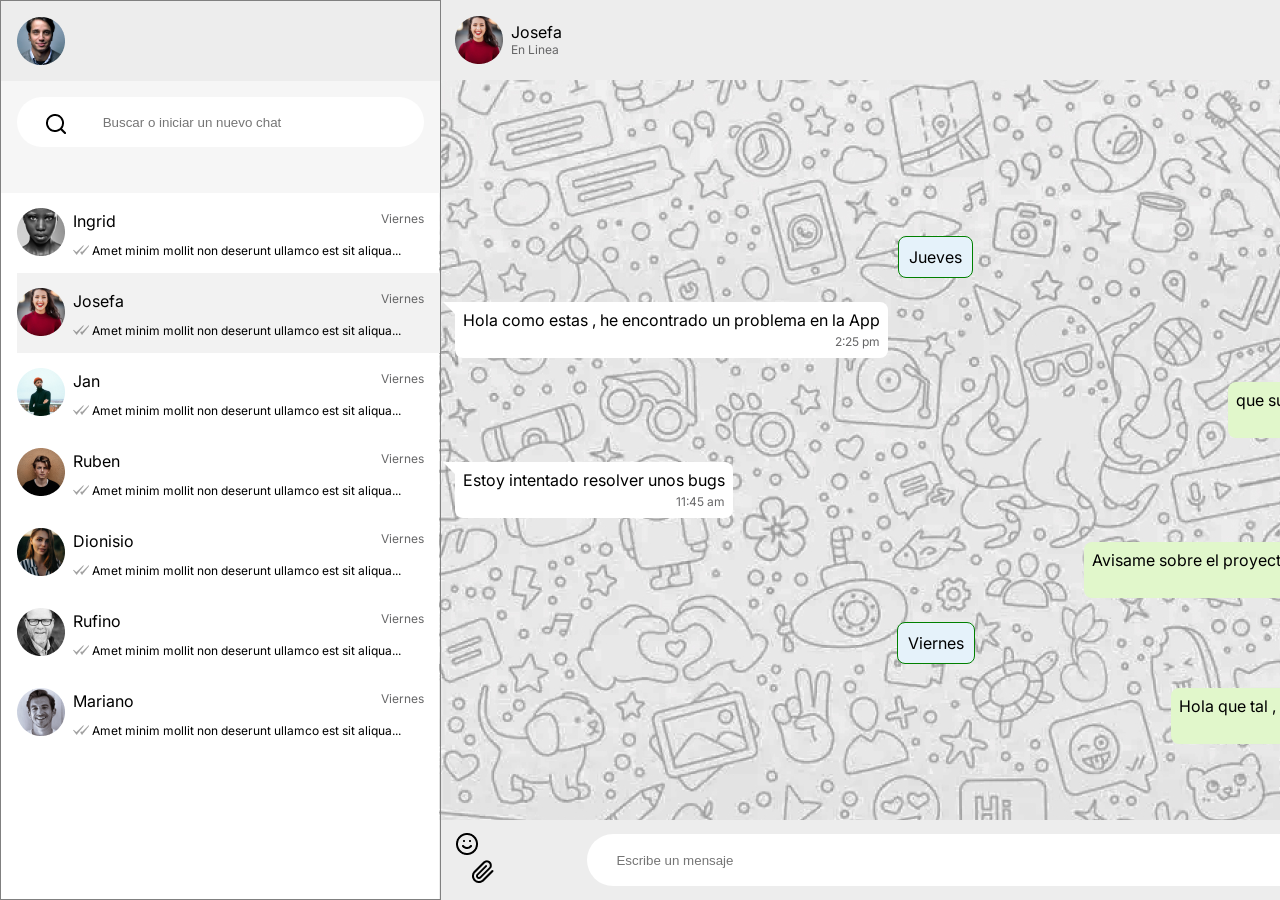
<file: index.html>
<!DOCTYPE html>
<html lang="en">

<head>
    <meta charset="UTF-8">
    <meta http-equiv="X-UA-Compatible" content="IE=edge">
    <meta name="viewport" content="width=device-width, initial-scale=1.0">
    <title>MensajesApp</title>
    <link rel="stylesheet" href="./css/index.css">
    <link rel="preconnect" href="https://fonts.googleapis.com">
    <link rel="preconnect" href="https://fonts.gstatic.com" crossorigin>
    <link href="https://fonts.googleapis.com/css2?family=Inter:wght@400;700&display=swap" rel="stylesheet">
</head>

<body>
    <div class="grid">
        
    <div class="chat">
        <header class="header">
            <div class="header-primary">
                <div class="user">
                    <img src="./images/josefa.png" width="48" height="48" alt="">
                    <p>
                        <span class="user-name">Josefa</span>
                        <span class="user-status">En Linea</span>
                    </p>
                </div>
            </div>
            <div class="header-secondary">
                <button class="button">
                    <i><img src="./icons/search.png"></i>
                </button>
            </div>
        </header>
        <div class="message-list">
            <div class="message is-sender">
                <div class="message-body">
                    <p class="message-text nuevo-mensaje"></p>
                </div>
                <div class="message-details">
                    <span class="message-date hora-mensaje"></span>
                    <span class="message-status is-doubleCheck"></span>
                </div>
            </div>

            <div class="message is-sender">
                <div class="message-body">
                    <p class="message-text">Hola que tal , alguna novedad?</p>
                </div>
                <div class="message-details">
                    <span class="message-date">07:15 am</span>
                    <span class="message-status is-doubleCheck"></span>
                </div>
            </div>
            <div class="date">Viernes</div>
            <div class="message is-sender">
                <div class="message-body">
                    <p class="message-text">Avisame sobre el proyecto apenas puedas</p>
                </div>
                <div class="message-details">
                    <span class="message-date">09:08 pm</span>
                    <span class="message-status is-doubleCheck"></span>
                </div>
            </div>
            <div class="message is-receiver">
                <div class="message-body">
                    <p class="message-text">Estoy intentado resolver unos bugs</p>
                </div>
                <div class="message-details">
                    <span class="message-date">11:45 am</span>
                </div>
            </div>
            <div class="message is-sender">
                <div class="message-body">
                    <p class="message-text">que sucedio, cuentame</p>
                </div>
                <div class="message-details">
                    <span class="message-date">3:20 pm</span>
                    <span class="message-status is-doubleCheck"></span>
                </div>
            </div>
            <div class="message is-receiver">
                <div class="message-body">
                    <p class="message-text">Hola como estas , he encontrado un problema en la App</p>
                </div>
                <div class="message-details">
                    <span class="message-date">2:25 pm</span>
                </div>
            </div>
            <div class="date">Jueves</div>

        </div>
        <div class="action-list">
             <div class="button">
                <i><img src="./icons/smile.png"> </i>
                <i><img id="clip" src="./icons/paperclip.png"></i>
             </div>          
             <input type="text" class="chat" id="chat-input" name="chat" placeholder=" Escribe un mensaje"> 
        <div class="button">
            <i><img src="./icons/mic.png"></i>
        </div>
    </div>
</div>

<div class="sidebar-chat">
    <div class="sidebar-header">
        <img src="./images/Ellipse 1.png" alt="">
    </div>
    <div class="sidebar-search">
        <div class="button">
            <i><img src="./icons/search.png"></i>
        </div>
        <input type="text" id="chat" name="search" placeholder=" Buscar o iniciar un nuevo chat"> 
    </div>
    <div class="sidebar-friends">
        <div class="friends-chat">
            <img src="./images/ingrid.png" width="48" height="48" alt="">
            <div class="friends-content">
                <p class="first-row">
                    <span class="user-name">Ingrid</span>
                    <span class="message-day">Viernes</span>
                </p>
                <p class="second-row">
                    <img src="./images/palomitagris.png" alt="">
                    <span class="unseen-message">Amet minim mollit non deserunt ullamco est sit aliqua...</span>
                </p>
            </div>
        </div>
    </div>
    <div class="sidebar-friends is-active">
        <div class="friends-chat">
            <img src="./images/josefa.png" width="48" height="48" alt="">
            <div class="friends-content">
                <p class="first-row">
                    <span class="user-name">Josefa</span>
                    <span class="message-day">Viernes</span>
                </p>
                <p class="second-row">
                    <img src="./images/palomitagris.png" alt="">
                    <span class="unseen-message">Amet minim mollit non deserunt ullamco est sit aliqua...</span>
                </p>
            </div>
        </div>
    </div>
    <div class="sidebar-friends">
        <div class="friends-chat">
            <img src="./images/jan.png" width="48" height="48" alt="">
            <div class="friends-content">
                <p class="first-row">
                    <span class="user-name">Jan</span>
                    <span class="message-day">Viernes</span>
                </p>
                <p class="second-row">
                    <img src="./images/palomitagris.png" alt="">
                    <span class="unseen-message">Amet minim mollit non deserunt ullamco est sit aliqua...</span>
                </p>
            </div>
        </div>
    </div>
    <div class="sidebar-friends">
        <div class="friends-chat">
            <img src="./images/ruben.png" width="48" height="48" alt="">
            <div class="friends-content">
                <p class="first-row">
                    <span class="user-name">Ruben</span>
                    <span class="message-day">Viernes</span>
                </p>
                <p class="second-row">
                    <img src="./images/palomitagris.png" alt="">
                    <span class="unseen-message">Amet minim mollit non deserunt ullamco est sit aliqua...</span>
                </p>
            </div>
        </div>
    </div>
    <div class="sidebar-friends">
        <div class="friends-chat">
            <img src="./images/dionisio.png" width="48" height="48" alt="">
            <div class="friends-content">
                <p class="first-row">
                    <span class="user-name">Dionisio</span>
                    <span class="message-day">Viernes</span>
                </p>
                <p class="second-row">
                    <img src="./images/palomitagris.png" alt="">
                    <span class="unseen-message">Amet minim mollit non deserunt ullamco est sit aliqua...</span>
                </p>
            </div>
        </div>
    </div>
    <div class="sidebar-friends">
        <div class="friends-chat">
            <img src="./images/rufino.png" width="48" height="48" alt="">
            <div class="friends-content">
                <p class="first-row">
                    <span class="user-name">Rufino</span>
                    <span class="message-day">Viernes</span>
                </p>
                <p class="second-row">
                    <img src="./images/palomitagris.png" alt="">
                    <span class="unseen-message">Amet minim mollit non deserunt ullamco est sit aliqua...</span>
                </p>
            </div>
        </div>
    </div>
    <div class="sidebar-friends">
        <div class="friends-chat">
            <img src="./images/mariano.png" width="48" height="48" alt="">
            <div class="friends-content">
                <p class="first-row">
                    <span class="user-name">Mariano</span>
                    <span class="message-day">Viernes</span>
                </p>
                <p class="second-row">
                    <img src="./images/palomitagris.png" alt="">
                    <span class="unseen-message">Amet minim mollit non deserunt ullamco est sit aliqua...</span>
                </p>
            </div>
        </div>
    </div>
</div>
</div>

<script src="./js/index.js"></script>

</body>

</html>
</file>
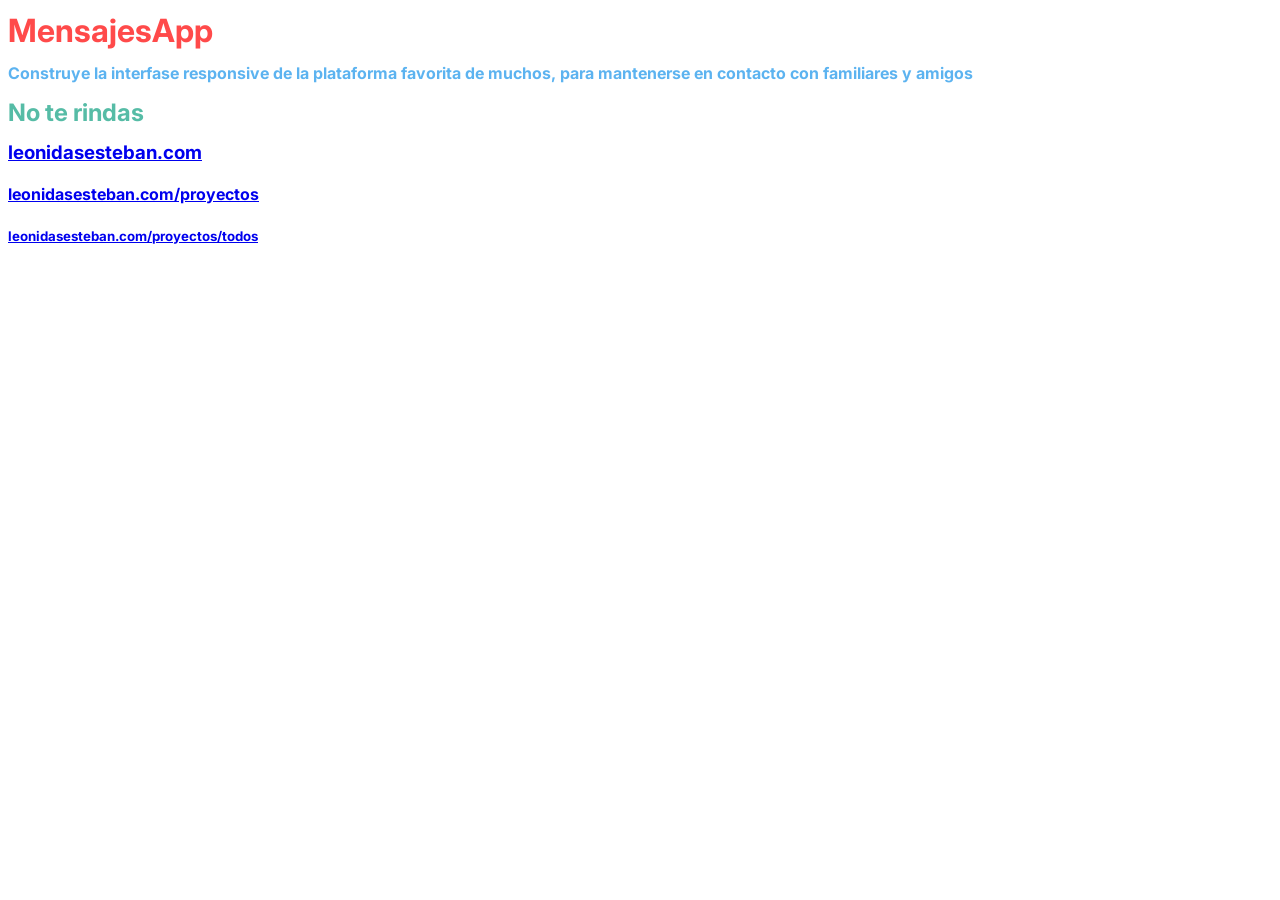
<file: mensajesapp/mesajesApp-base/index.html>
<!DOCTYPE html>
<html lang="en">
<head>
  <meta charset="UTF-8">
  <meta http-equiv="X-UA-Compatible" content="IE=edge">
  <meta name="viewport" content="width=device-width, initial-scale=1.0">
  <link rel="preconnect" href="https://fonts.googleapis.com">
  <link rel="preconnect" href="https://fonts.gstatic.com" crossorigin>
  <link href="https://fonts.googleapis.com/css2?family=Inter:wght@400;500;700&display=swap" rel="stylesheet">
  <link rel="stylesheet" href="./css/index.css">
  <title>MensajesApp</title>
</head>
<body>
  <h1>MensajesApp</h1>
  <p>Construye la interfase responsive de la plataforma favorita de muchos, para mantenerse en contacto con familiares y amigos</p>
  <h2>No te rindas</h2>
  <h3><a href="https://leonidasesteban.com/" target="_blank">leonidasesteban.com</a></h3>
  <h4><a href="https://leonidasesteban.com/proyectos" target="_blank">leonidasesteban.com/proyectos</a></h4>
  <h5><a href="https://leonidasesteban.com/proyectos/todos" target="_blank">leonidasesteban.com/proyectos/todos</a></h5>
</body>
</html>
</file>
<file: css/index.css>
@import './user.css';
@import './header.css';
@import './chat.css';
@import './action-list.css';
@import './message-list.css';
@import './sidebar-chat.css';
@import './grid.css';


:root {
    --headerSize: 80px;
    --actionSize: 80px;
    font-size: 16px;

    --black: #000000;
    --grey: #666667;
    --grey-2: #f2f2f2;
    --grey-3: #f6f6f6;
    --grey-4: #ededed;
    --white: #ffffff;
    --green-1: #e1f7cb;
    --green-2: #56bca6;
    --red: #ff4a4a;
    --green-3: #429488;
    --blue: #5cb3f0;
    --body-16regular: 400 1rem/1.25rem Inter;
    --body-16bold: 700 1rem/1.25rem Inter;
    --body-14regular: 400 0.875rem/1.125rem Inter;
    --body-14regular_u: 500 0.875rem/1.25rem Inter;
    --caption-12bold: 700 0.75rem/1rem Inter;
    --caption-12regular: 400 0.75rem/1rem Inter;
    --caption-12regular_u: 400 0.75rem/1.25rem Inter;

}

body {
    font-size: 1rem;
    margin: 0;
    font-family: 'Inter', sans-serif;
}
</file>
<file: mensajesapp/mesajesApp-base/css/index.css>
:root { 
  --black: #000000; 
  --grey: #666667; 
  --grey-2: #f2f2f2; 
  --grey-3: #f6f6f6; 
  --grey-4: #ededed; 
  --white: #ffffff; 
  --green-1: #e1f7cb; 
  --green-2: #56bca6; 
  --red: #ff4a4a; 
  --green-3: #429488; 
  --blue: #5cb3f0; 
  --body-16regular: 400 1rem/1.25rem Inter; 
  --body-16bold: 700 1rem/1.25rem Inter; 
  --body-14regular: 400 0.875rem/1.125rem Inter; 
  --body-14regular_u: 500 0.875rem/1.25rem Inter; 
  --caption-12bold: 700 0.75rem/1rem Inter; 
  --caption-12regular: 400 0.75rem/1rem Inter; 
  --caption-12regular_u: 400 0.75rem/1.25rem Inter; 
}

body {
  font: var(--body-16bold);
}

h1{
  color: var(--red);
}

h2{
  color: var(--green-2);
}

p{
  color: var(--blue);
}
</file>
